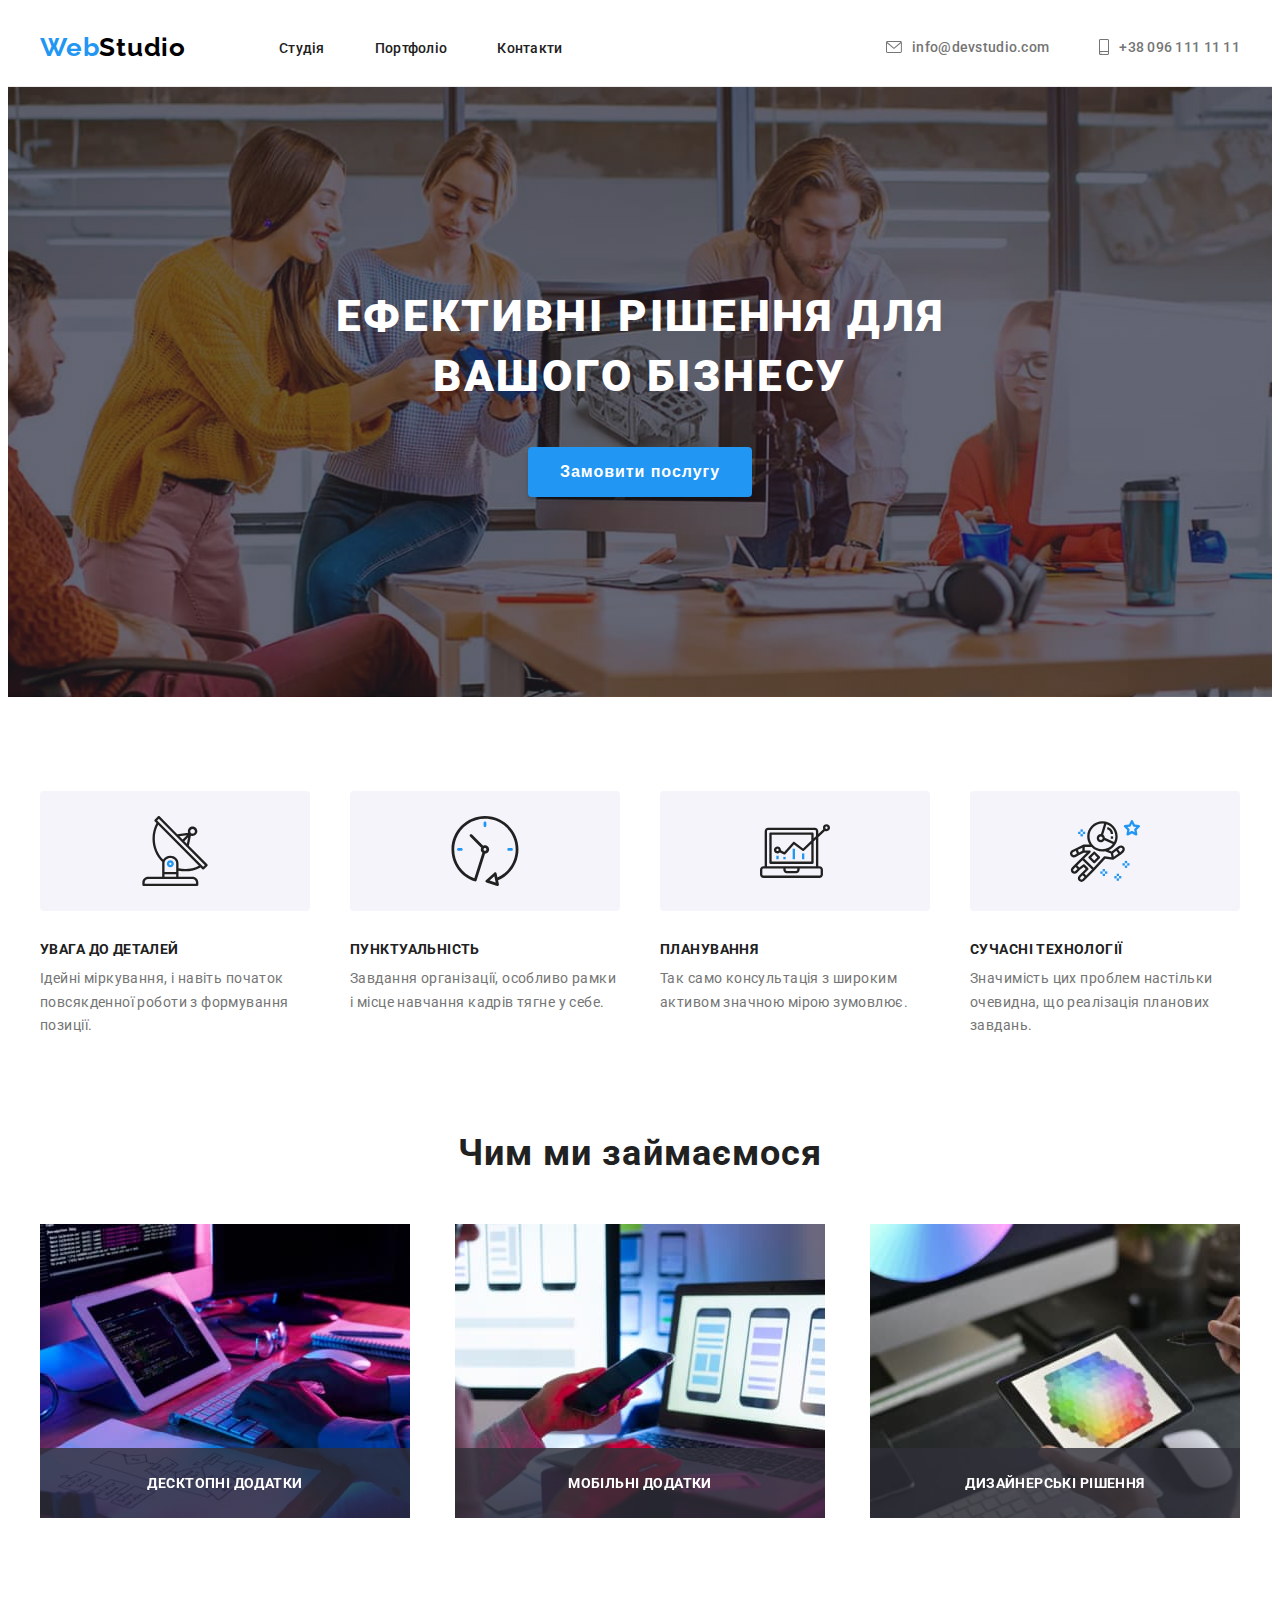
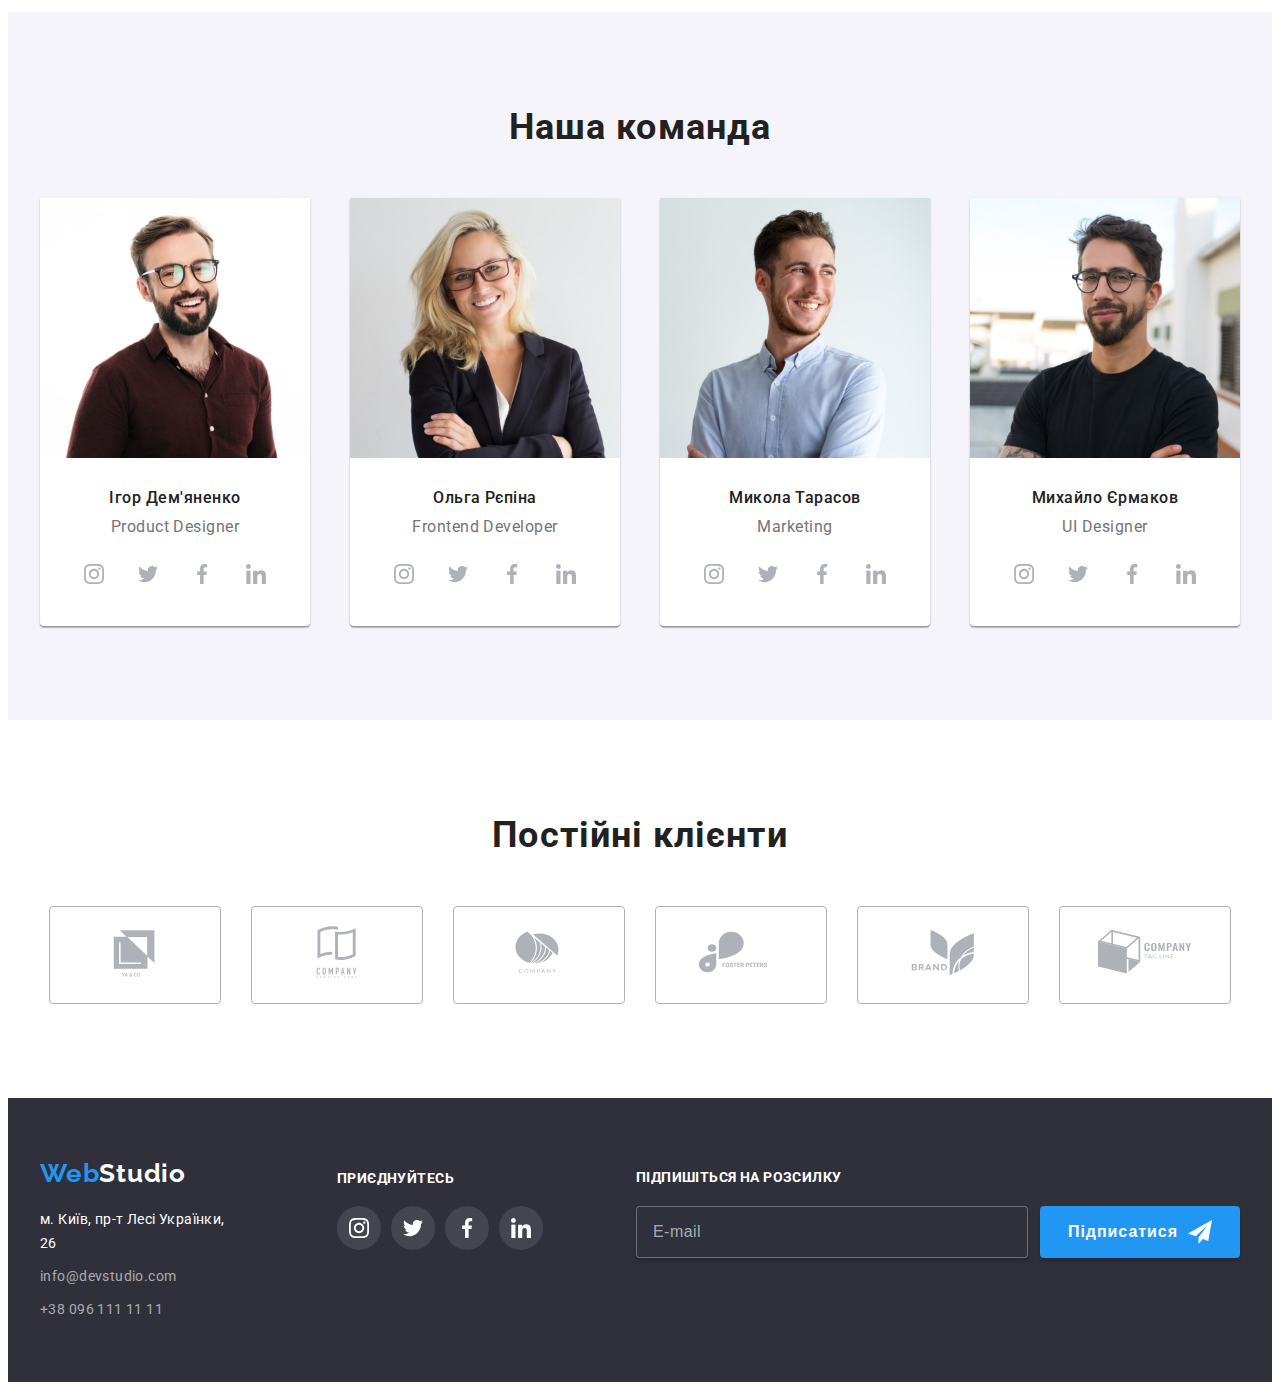
<file: index.html>
<!DOCTYPE html>
<html lang="en">
  <head>
    <meta charset="UTF-8" />
    <meta http-equiv="X-UA-Compatible" content="IE=edge" />
    <meta name="viewport" content="width=device-width, initial-scale=1.0" />
    <title>WebStudio</title>
    <link rel="preconnect" href="https://fonts.googleapis.com" />
    <link rel="preconnect" href="https://fonts.gstatic.com" crossorigin />
    <link
      href="https://fonts.googleapis.com/css2?family=Raleway:wght@700&family=Roboto:wght@400;500;700;900&display=swap"
      rel="stylesheet"
    />
    <link
      rel="stylesheet"
      href="https://cdnjs.cloudflare.com/ajax/libs/modern-normalize/2.0.0/modern-normalize.min.css"
      integrity="sha512-4xo8blKMVCiXpTaLzQSLSw3KFOVPWhm/TRtuPVc4WG6kUgjH6J03IBuG7JZPkcWMxJ5huwaBpOpnwYElP/m6wg=="
      crossorigin="anonymous"
      referrerpolicy="no-referrer"
    />
    <link rel="stylesheet" href="./css/reset.css" />
    <link rel="stylesheet" href="./css/styles.css" />
  </head>
  <body>
    <!-- Шапка сайту -->
    <header class="header" id="header">
      <div class="container container-header">
        <!-- Лого -->
        <a class="header-logo" href="./index.html"
          >Web<span class="header-logo-accent">Studio</span></a
        >
        <!-- Головна навігація сайту -->
        <nav class="header-nav">
          <ul class="header-nav-list">
            <li class="header-nav-item">
              <a class="header-nav-link" href="./index.html">Студія</a>
            </li>
            <li class="header-nav-item">
              <a class="header-nav-link" href="./portfolio.html">Портфоліо</a>
            </li>
            <li class="header-nav-item">
              <a class="header-nav-link" href="#contacts">Контакти</a>
            </li>
          </ul>
        </nav>
        <!-- Контакти -->
        <ul class="header-contacts-list">
          <li class="header-contacts-item">
            <a
              class="header-contacts-link"
              href="mailto:info@devstudio.com"
              target="_blank"
            >
              <svg class="header-contacts-icon" width="16" height="12">
                <use href="./img/icons.svg#letter"></use>
              </svg>
              info@devstudio.com</a
            >
          </li>
          <li class="header-contacts-item">
            <a
              class="header-contacts-link"
              href="tel:+380961111111"
              target="_blank"
            >
              <svg class="header-contacts-icon" width="10" height="16">
                <use href="./img/icons.svg#smartphone"></use>
              </svg>
              +38 096 111 11 11</a
            >
          </li>
        </ul>
      </div>
    </header>
    <!-- Головна сторінка -->
    <main>
      <!-- Головна частина сайту -->
      <section class="hero">
        <div class="container container-hero">
          <h1 class="hero-title">Ефективні рішення для вашого бізнесу</h1>
          <button class="hero-button" type="button" data-modal-open>
            Замовити послугу
          </button>
        </div>
      </section>
      <!-- Переваги -->
      <section class="advantages">
        <div class="container">
          <ul class="advantages-list">
            <li class="advantages-item">
              <div class="advanteges-icon-bg">
                <svg class="advantages-icon" width="70" height="70">
                  <use href="./img/icons.svg#antenna"></use>
                </svg>
              </div>
              <h3 class="advantages-subtitle">УВАГА ДО ДЕТАЛЕЙ</h3>
              <p class="advantages-desc">
                Ідейні міркування, і навіть початок повсякденної роботи з
                формування позиції.
              </p>
            </li>
            <li class="advantages-item">
              <div class="advanteges-icon-bg">
                <svg class="advantages-icon" width="70" height="70">
                  <use href="./img/icons.svg#clock"></use>
                </svg>
              </div>
              <h3 class="advantages-subtitle">ПУНКТУАЛЬНІСТЬ</h3>
              <p class="advantages-desc">
                Завдання організації, особливо рамки і місце навчання кадрів
                тягне у себе.
              </p>
            </li>
            <li class="advantages-item">
              <div class="advanteges-icon-bg">
                <svg class="advantages-icon" width="70" height="70">
                  <use href="./img/icons.svg#diagram"></use>
                </svg>
              </div>
              <h3 class="advantages-subtitle">ПЛАНУВАННЯ</h3>
              <p class="advantages-desc">
                Так само консультація з широким активом значною мірою зумовлює.
              </p>
            </li>
            <li class="advantages-item">
              <div class="advanteges-icon-bg">
                <svg class="advantages-icon" width="70" height="70">
                  <use href="./img/icons.svg#astronaut"></use>
                </svg>
              </div>
              <h3 class="advantages-subtitle">СУЧАСНІ ТЕХНОЛОГІЇ</h3>
              <p class="advantages-desc">
                Значимість цих проблем настільки очевидна, що реалізація
                планових завдань.
              </p>
            </li>
          </ul>
        </div>
      </section>
      <!-- Секція: Чим ми займаємося -->
      <section class="doing">
        <div class="container">
          <h2 class="doing-title">Чим ми займаємося</h2>
          <ul class="doing-list">
            <li class="doing-item">
              <img
                class="doing-photo"
                src="./img/doing/photo-1.jpg"
                alt="Чоловік пише код"
              />
              <div class="doing-text-container">
                <h3 class="doing-subtitle">Десктопні додатки</h3>
              </div>
            </li>
            <li class="doing-item">
              <img
                class="doing-photo"
                src="./img/doing/photo-2.jpg"
                alt="Жінка вибирає дизайн"
              />
              <div class="doing-text-container">
                <h3 class="doing-subtitle">Мобільні додатки</h3>
              </div>
            </li>
            <li class="doing-item">
              <img
                class="doing-photo"
                src="./img/doing/photo-3.jpg"
                alt="Жінка вибирає колір"
              />
              <div class="doing-text-container">
                <h3 class="doing-subtitle">Дизайнерські рішення</h3>
              </div>
            </li>
          </ul>
        </div>
      </section>
      <!-- Секція: Наша команда -->
      <section class="team">
        <div class="container">
          <h2 class="team-title">Наша команда</h2>
          <ul class="team-list">
            <!-- Перша людина -->
            <li class="team-item">
              <img
                class="team-photo"
                width="270"
                src="./img/team/person-1.jpg"
                alt="Чоловік з бородою з каштановим волоссям в окулярах в бордовій сорочці"
              />
              <h3 class="team-subtitle">Ігор Дем'яненко</h3>
              <p class="team-desc">Product Designer</p>
              <ul class="team-icons-list">
                <li class="team-icon-item">
                  <a
                    href="https://www.instagram.com/"
                    target="_blank"
                    class="team-icon-link"
                  >
                    <svg class="team-icon" width="20" height="20">
                      <use href="./img/icons.svg#instagram"></use>
                    </svg>
                  </a>
                </li>
                <li class="team-icon-item">
                  <a
                    href="https://twitter.com/?lang=uk"
                    target="_blank"
                    class="team-icon-link"
                  >
                    <svg class="team-icon" width="20" height="20">
                      <use href="./img/icons.svg#twitter"></use>
                    </svg>
                  </a>
                </li>
                <li class="team-icon-item">
                  <a
                    href="https://www.facebook.com/?locale=uk_UA"
                    target="_blank"
                    class="team-icon-link"
                  >
                    <svg class="team-icon" width="20" height="20">
                      <use href="./img/icons.svg#facebook"></use>
                    </svg>
                  </a>
                </li>
                <li class="team-icon-item">
                  <a
                    href="https://ua.linkedin.com/"
                    target="_blank"
                    class="team-icon-link"
                  >
                    <svg class="team-icon" width="20" height="20">
                      <use href="./img/icons.svg#linkedin"></use>
                    </svg>
                  </a>
                </li>
              </ul>
            </li>
            <!-- Друга людина -->
            <li class="team-item">
              <img
                class="team-photo"
                width="270"
                src="./img/team/person-2.jpg"
                alt="Жінка з окулярами в чорному піджаку та світлим волоссям"
              />
              <h3 class="team-subtitle">Ольга Рєпіна</h3>
              <p class="team-desc">Frontend Developer</p>
              <ul class="team-icons-list">
                <li class="team-icon-item">
                  <a
                    href="https://www.instagram.com/"
                    target="_blank"
                    class="team-icon-link"
                  >
                    <svg class="team-icon" width="20" height="20">
                      <use href="./img/icons.svg#instagram"></use>
                    </svg>
                  </a>
                </li>
                <li class="team-icon-item">
                  <a
                    href="https://twitter.com/?lang=uk"
                    target="_blank"
                    class="team-icon-link"
                  >
                    <svg class="team-icon" width="20" height="20">
                      <use href="./img/icons.svg#twitter"></use>
                    </svg>
                  </a>
                </li>
                <li class="team-icon-item">
                  <a
                    href="https://www.facebook.com/?locale=uk_UA"
                    target="_blank"
                    class="team-icon-link"
                  >
                    <svg class="team-icon" width="20" height="20">
                      <use href="./img/icons.svg#facebook"></use>
                    </svg>
                  </a>
                </li>
                <li class="team-icon-item">
                  <a
                    href="https://ua.linkedin.com/"
                    target="_blank"
                    class="team-icon-link"
                  >
                    <svg class="team-icon" width="20" height="20">
                      <use href="./img/icons.svg#linkedin"></use>
                    </svg>
                  </a>
                </li>
              </ul>
            </li>
            <!-- Третя людина -->
            <li class="team-item">
              <img
                class="team-photo"
                width="270"
                src="./img/team/person-3.jpg"
                alt="Чоловік з бородою з каштановим волоссям в блакитній сорочці"
              />
              <h3 class="team-subtitle">Микола Тарасов</h3>
              <p class="team-desc">Marketing</p>
              <ul class="team-icons-list">
                <li class="team-icon-item">
                  <a
                    href="https://www.instagram.com/"
                    target="_blank"
                    class="team-icon-link"
                  >
                    <svg class="team-icon" width="20" height="20">
                      <use href="./img/icons.svg#instagram"></use>
                    </svg>
                  </a>
                </li>
                <li class="team-icon-item">
                  <a
                    href="https://twitter.com/?lang=uk"
                    target="_blank"
                    class="team-icon-link"
                  >
                    <svg class="team-icon" width="20" height="20">
                      <use href="./img/icons.svg#twitter"></use>
                    </svg>
                  </a>
                </li>
                <li class="team-icon-item">
                  <a
                    href="https://www.facebook.com/?locale=uk_UA"
                    target="_blank"
                    class="team-icon-link"
                  >
                    <svg class="team-icon" width="20" height="20">
                      <use href="./img/icons.svg#facebook"></use>
                    </svg>
                  </a>
                </li>
                <li class="team-icon-item">
                  <a
                    href="https://ua.linkedin.com/"
                    target="_blank"
                    class="team-icon-link"
                  >
                    <svg class="team-icon" width="20" height="20">
                      <use href="./img/icons.svg#linkedin"></use>
                    </svg>
                  </a>
                </li>
              </ul>
            </li>
            <!-- Четверта людина -->
            <li class="team-item">
              <img
                class="team-photo"
                width="270"
                src="./img/team/person-4.jpg"
                alt="Чоловік в окулярах з темними бородою та волоссям в чорний футболці"
              />
              <h3 class="team-subtitle">Михайло Єрмаков</h3>
              <p class="team-desc">UI Designer</p>
              <ul class="team-icons-list">
                <li class="team-icon-item">
                  <a
                    href="https://www.instagram.com/"
                    target="_blank"
                    class="team-icon-link"
                  >
                    <svg class="team-icon" width="20" height="20">
                      <use href="./img/icons.svg#instagram"></use>
                    </svg>
                  </a>
                </li>
                <li class="team-icon-item">
                  <a
                    href="https://twitter.com/?lang=uk"
                    target="_blank"
                    class="team-icon-link"
                  >
                    <svg class="team-icon" width="20" height="20">
                      <use href="./img/icons.svg#twitter"></use>
                    </svg>
                  </a>
                </li>
                <li class="team-icon-item">
                  <a
                    href="https://www.facebook.com/?locale=uk_UA"
                    target="_blank"
                    class="team-icon-link"
                  >
                    <svg class="team-icon" width="20" height="20">
                      <use href="./img/icons.svg#facebook"></use>
                    </svg>
                  </a>
                </li>
                <li class="team-icon-item">
                  <a
                    href="https://ua.linkedin.com/"
                    target="_blank"
                    class="team-icon-link"
                  >
                    <svg class="team-icon" width="20" height="20">
                      <use href="./img/icons.svg#linkedin"></use>
                    </svg>
                  </a>
                </li>
              </ul>
            </li>
          </ul>
        </div>
      </section>
      <!-- Секція: Клієнти -->
      <section class="clients">
        <div class="container">
          <h2 class="clients-title">Постійні клієнти</h2>
          <ul class="clients-list">
            <li class="client-item">
              <a href="#" target="_blank" class="client-link">
                <svg class="client-icon" width="106" height="60">
                  <use href="./img/icons.svg#logo-YACO-1"></use>
                </svg>
              </a>
            </li>
            <li class="client-item">
              <a href="#" target="_blank" class="client-link">
                <svg class="client-icon" width="106" height="60">
                  <use href="./img/icons.svg#logo-tagline-here-2"></use>
                </svg>
              </a>
            </li>
            <li class="client-item">
              <a href="#" target="_blank" class="client-link">
                <svg class="client-icon" width="106" height="60">
                  <use href="./img/icons.svg#logo-company-3"></use>
                </svg>
              </a>
            </li>
            <li class="client-item">
              <a href="#" target="_blank" class="client-link">
                <svg class="client-icon" width="106" height="60">
                  <use href="./img/icons.svg#logo-foster-peters-4"></use>
                </svg>
              </a>
            </li>
            <li class="client-item">
              <a href="#" target="_blank" class="client-link">
                <svg class="client-icon" width="106" height="60">
                  <use href="./img/icons.svg#logo-brand-5"></use>
                </svg>
              </a>
            </li>
            <li class="client-item">
              <a href="#" target="_blank" class="client-link">
                <svg class="client-icon" width="106" height="60">
                  <use href="./img/icons.svg#logo-tag-line-6"></use>
                </svg>
              </a>
            </li>
          </ul>
        </div>
      </section>
    </main>
    <!-- Підвал сайту -->
    <footer class="footer" id="contacts">
      <div class="container">
        <div class="footer-container">
          <div class="address-container">
            <a class="footer-logo" href="#header"
              >Web<span class="footer-logo-accent">Studio</span></a
            >
            <!-- Адрес -->
            <address class="footer-address">
              <a
                class="footer-map"
                target="_blank"
                href="https://www.google.com/maps/place/Lesi+Ukrainky+Blvd,+26,+Kyiv,+Ukraine,+02000/@50.4265807,30.5383858,17z/data=!3m1!4b1!4m6!3m5!1s0x40d4cf0e033ecbe9:0x57a4dffefec77da0!8m2!3d50.4265807!4d30.5383858!16s%2Fg%2F1tctq5jv?entry=ttu"
                >м. Київ, пр-т Лесі Українки, 26</a
              >
              <!-- Контакти -->
              <ul class="footer-list">
                <li class="footer-item">
                  <a
                    class="footer-link"
                    href="mailto:info@devstudio.com"
                    target="_blank"
                    >info@devstudio.com</a
                  >
                </li>
                <li class="footer-item">
                  <a
                    class="footer-link"
                    href="tel:+380961111111"
                    target="_blank"
                    >+38 096 111 11 11</a
                  >
                </li>
              </ul>
            </address>
          </div>
          <div class="footer-icons-container">
            <h2 class="footer-title">приєднуйтесь</h2>
            <ul class="footer-icons-list">
              <li class="footer-icon-item">
                <a
                  href="https://www.instagram.com/"
                  target="_blank"
                  class="footer-icon-link"
                >
                  <svg class="footer-icon" width="20" height="20">
                    <use href="./img/icons.svg#instagram"></use>
                  </svg>
                </a>
              </li>
              <li class="footer-icon-item">
                <a
                  href="https://twitter.com/?lang=uk"
                  target="_blank"
                  class="footer-icon-link"
                >
                  <svg class="footer-icon" width="20" height="20">
                    <use href="./img/icons.svg#twitter"></use>
                  </svg>
                </a>
              </li>
              <li class="footer-icon-item">
                <a
                  href="https://www.facebook.com/?locale=uk_UA"
                  target="_blank"
                  class="footer-icon-link"
                >
                  <svg class="footer-icon" width="20" height="20">
                    <use href="./img/icons.svg#facebook"></use>
                  </svg>
                </a>
              </li>
              <li class="footer-icon-item">
                <a
                  href="https://ua.linkedin.com/"
                  target="_blank"
                  class="footer-icon-link"
                >
                  <svg class="footer-icon" width="20" height="20">
                    <use href="./img/icons.svg#linkedin"></use>
                  </svg>
                </a>
              </li>
            </ul>
          </div>
          <form action="" class="footer-form">
            <h2 class="footer-form-title">Підпишіться на розсилку</h2>
            <div class="footer-form-container">
              <input
                type="email"
                class="footer-form-input"
                placeholder="E-mail"
                required
              />
              <button class="footer-form-btn" type="submit">
                Підписатися
                <svg class="footer-form-svg" width="24" height="24">
                  <use href="./img/icons.svg#send"></use>
                </svg>
              </button>
            </div>
          </form>
        </div>
      </div>
    </footer>
    <div class="backdrop is-hidden" data-modal>
      <div class="modal">
        <form action="" class="form">
          <button class="modal-close-btn" type="button" data-modal-close>
            <svg class="modal-close-icon" width="18" height="18">
              <use href="./img/icons.svg#close-cross"></use>
            </svg>
          </button>
          <h2 class="modal-title">Залиште свої дані, ми вам передзвонимо</h2>
          <ul class="modal-list">
            <li class="modal-item">
              <label for="name" class="modal-name"
                >Ім'я
                <input id="name" type="text" class="modal-input" required />
                <svg class="modal-svg" width="18" height="18">
                  <use href="./img/icons.svg#person-blank"></use>
                </svg>
              </label>
            </li>
            <li class="modal-item">
              <label for="phone" class="modal-name"
                >Телефон
                <input id="phone" type="tel" class="modal-input" required />
                <svg class="modal-svg" width="18" height="18">
                  <use href="./img/icons.svg#phone-blank"></use>
                </svg>
              </label>
            </li>
            <li class="modal-item">
              <label for="email" class="modal-name"
                >Пошта
                <input id="email" type="email" class="modal-input" required />
                <svg class="modal-svg" width="18" height="18">
                  <use href="./img/icons.svg#email-blank"></use>
                </svg>
              </label>
            </li>
            <li class="modal-item">
              <label for="coment" class="modal-name"
                >Коментар
                <textarea
                  id="coment"
                  cols="30"
                  rows="10"
                  class="modal-coment"
                  placeholder="Введіть текст"
                ></textarea>
              </label>
            </li>
          </ul>
          <label class="modal-label">
            <input type="checkbox" class="modal-checkbox" required />
            <div class="modal-fake">
              <svg class="modal-fake-svg" width="11" height="8">
                <use href="./img/icons.svg#tick"></use>
              </svg>
            </div>
            <p class="modal-text">
              Погоджуюся з розсилкою та приймаю
              <a href="" class="modal-link">Умови договору</a>
            </p>
          </label>
          <button class="mobal-btn" type="submit">Відправити</button>
        </form>
      </div>
    </div>
    <script src="./js/modal.js"></script>
  </body>
</html>
</file>
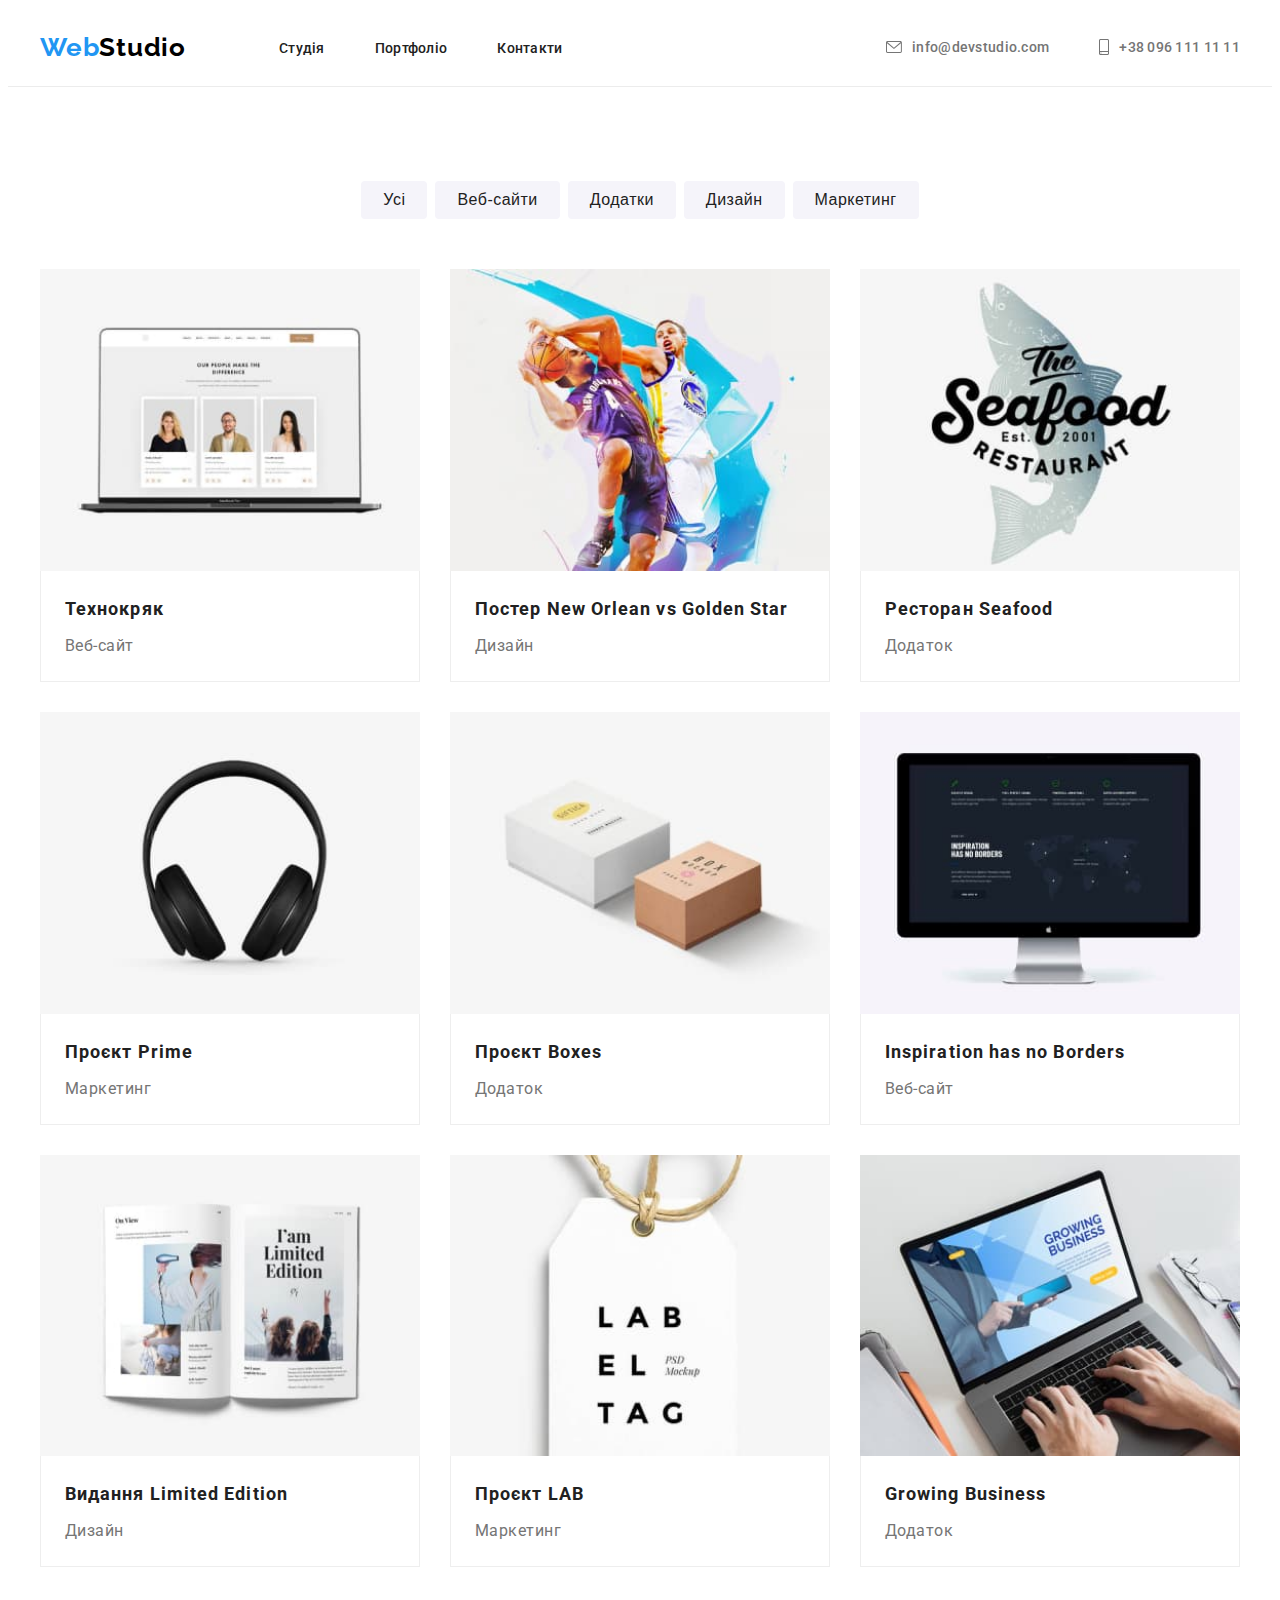
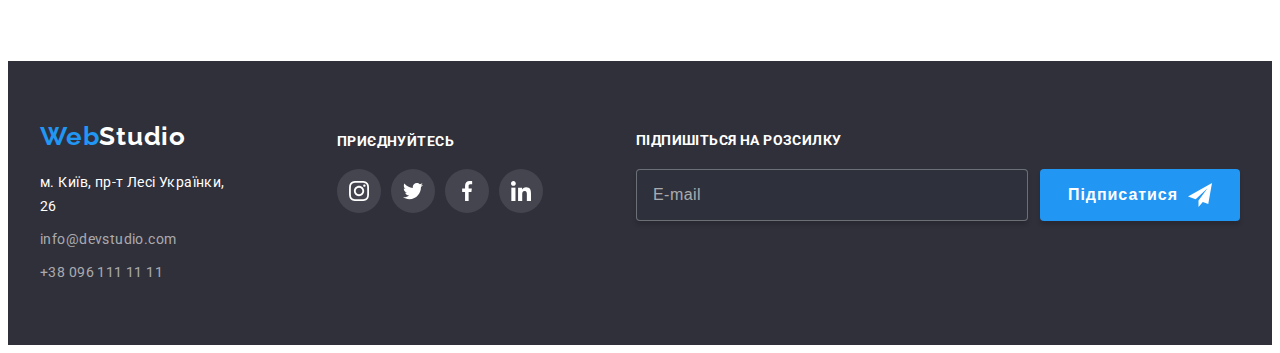
<file: portfolio.html>
<!DOCTYPE html>
<html lang="en">
  <head>
    <meta charset="UTF-8" />
    <meta name="viewport" content="width=device-width, initial-scale=1.0" />
    <title>WebStudio</title>
    <link rel="preconnect" href="https://fonts.googleapis.com" />
    <link rel="preconnect" href="https://fonts.gstatic.com" crossorigin />
    <link
      href="https://fonts.googleapis.com/css2?family=Raleway:wght@700&family=Roboto:wght@400;500;700;900&display=swap"
      rel="stylesheet"
    />
    <link
      rel="stylesheet"
      href="https://cdnjs.cloudflare.com/ajax/libs/modern-normalize/2.0.0/modern-normalize.min.css"
      integrity="sha512-4xo8blKMVCiXpTaLzQSLSw3KFOVPWhm/TRtuPVc4WG6kUgjH6J03IBuG7JZPkcWMxJ5huwaBpOpnwYElP/m6wg=="
      crossorigin="anonymous"
      referrerpolicy="no-referrer"
    />
    <link rel="stylesheet" href="./css/reset.css" />
    <link rel="stylesheet" href="./css/portfolio.css" />
  </head>
  <body>
    <header class="header" id="header">
      <div class="container container-header">
        <!-- Лого -->
        <a class="header-logo" href="./index.html"
          >Web<span class="header-logo-accent">Studio</span></a
        >
        <!-- Головна навігація сайту -->
        <nav class="header-nav">
          <ul class="header-nav-list">
            <li class="header-nav-item">
              <a class="header-nav-link" href="./index.html">Студія</a>
            </li>
            <li class="header-nav-item">
              <a class="header-nav-link" href="./portfolio.html">Портфоліо</a>
            </li>
            <li class="header-nav-item">
              <a class="header-nav-link" href="#contacts">Контакти</a>
            </li>
          </ul>
        </nav>
        <!-- Контакти -->
        <ul class="header-contacts-list">
          <li class="header-contacts-item">
            <a
              class="header-contacts-link"
              href="mailto:info@devstudio.com"
              target="_blank"
            >
              <svg class="header-contacts-icon" width="16" height="12">
                <use href="./img/icons.svg#letter"></use>
              </svg>
              info@devstudio.com</a
            >
          </li>
          <li class="header-contacts-item">
            <a
              class="header-contacts-link"
              href="tel:+380961111111"
              target="_blank"
            >
              <svg class="header-contacts-icon" width="10" height="16">
                <use href="./img/icons.svg#smartphone"></use>
              </svg>
              +38 096 111 11 11</a
            >
          </li>
        </ul>
      </div>
    </header>
    <!-- Головна сторінка сайту -->
    <main>
      <section class="portfolio">
        <div class="container">
          <!-- Кнопки -->
          <ul class="portfolio-btn-list">
            <li class="portfolio-btn-item">
              <button class="portfolio-btn" type="button">Усі</button>
            </li>
            <li class="portfolio-btn-item">
              <button class="portfolio-btn" type="button">Веб-сайти</button>
            </li>
            <li class="portfolio-btn-item">
              <button class="portfolio-btn" type="button">Додатки</button>
            </li>
            <li class="portfolio-btn-item">
              <button class="portfolio-btn" type="button">Дизайн</button>
            </li>
            <li class="portfolio-btn-item">
              <button class="portfolio-btn" type="button">Маркетинг</button>
            </li>
          </ul>
          <!-- Статті -->
          <ul class="portfolio-article-list">
            <!-- Перша стаття -->
            <li class="portfolio-article-item">
              <a href="#" class="portfolio-article-link">
                <article class="portfolio-article">
                  <img
                    class="portfolio-article-photo"
                    src="./img/products/product-1.jpg"
                    alt="сайт Технокряк"
                  />
                  <div class="container-article">
                    <h2 class="portfolio-article-title">Технокряк</h2>
                    <p class="portfolio-article-desc">Веб-сайт</p>
                  </div>
                </article>
              </a>
            </li>
            <!-- Друга стаття -->
            <li class="portfolio-article-item">
              <a href="#" class="portfolio-article-link">
                <article class="portfolio-article">
                  <img
                    class="portfolio-article-photo"
                    src="./img/products/product-2.jpg"
                    alt="Постер New Orlean vs Golden Star"
                  />
                  <div class="container-article">
                    <h2 class="portfolio-article-title">
                      Постер New Orlean vs Golden Star
                    </h2>
                    <p class="portfolio-article-desc">Дизайн</p>
                  </div>
                </article>
              </a>
            </li>
            <!-- Третя стаття -->
            <li class="portfolio-article-item">
              <a href="#" class="portfolio-article-link">
                <article class="portfolio-article">
                  <img
                    class="portfolio-article-photo"
                    src="./img/products/product-3.jpg"
                    alt="Ресторан Seafood"
                  />
                  <div class="container-article">
                    <h2 class="portfolio-article-title">Ресторан Seafood</h2>
                    <p class="portfolio-article-desc">Додаток</p>
                  </div>
                </article>
              </a>
            </li>
            <!-- Четверта стаття -->
            <li class="portfolio-article-item">
              <a href="#" class="portfolio-article-link">
                <article class="portfolio-article">
                  <img
                    class="portfolio-article-photo"
                    src="./img/products/product-4.jpg"
                    alt="Навушники"
                  />
                  <div class="container-article">
                    <h2 class="portfolio-article-title">Проєкт Prime</h2>
                    <p class="portfolio-article-desc">Маркетинг</p>
                  </div>
                </article>
              </a>
            </li>
            <!-- П'ята стаття -->
            <li class="portfolio-article-item">
              <a href="#" class="portfolio-article-link">
                <article class="portfolio-article">
                  <img
                    class="portfolio-article-photo"
                    src="./img/products/product-5.jpg"
                    alt="дві коробки"
                  />
                  <div class="container-article">
                    <h2 class="portfolio-article-title">Проєкт Boxes</h2>
                    <p class="portfolio-article-desc">Додаток</p>
                  </div>
                </article>
              </a>
            </li>
            <!-- Шоста стаття -->
            <li class="portfolio-article-item">
              <a href="#" class="portfolio-article-link">
                <article class="portfolio-article">
                  <img
                    class="portfolio-article-photo"
                    src="./img/products/product-6.jpg"
                    alt="сайт Inspiration has no Borders"
                  />
                  <div class="container-article">
                    <h2 class="portfolio-article-title">
                      Inspiration has no Borders
                    </h2>
                    <p class="portfolio-article-desc">Веб-сайт</p>
                  </div>
                </article>
              </a>
            </li>
            <!-- Сьома стаття -->
            <li class="portfolio-article-item">
              <a href="#" class="portfolio-article-link">
                <article class="portfolio-article">
                  <img
                    class="portfolio-article-photo"
                    src="./img/products/product-7.jpg"
                    alt="Видання Limited Edition"
                  />
                  <div class="container-article">
                    <h2 class="portfolio-article-title">
                      Видання Limited Edition
                    </h2>
                    <p class="portfolio-article-desc">Дизайн</p>
                  </div>
                </article>
              </a>
            </li>
            <!-- Восьма стаття -->
            <li class="portfolio-article-item">
              <a href="#" class="portfolio-article-link">
                <article class="portfolio-article">
                  <img
                    class="portfolio-article-photo"
                    src="./img/products/product-8.jpg"
                    alt="Проєкт LAB"
                  />
                  <div class="container-article">
                    <h2 class="portfolio-article-title">Проєкт LAB</h2>
                    <p class="portfolio-article-desc">Маркетинг</p>
                  </div>
                </article>
              </a>
            </li>
            <!-- Дев'ята стаття -->
            <li class="portfolio-article-item">
              <a href="#" class="portfolio-article-link">
                <article class="portfolio-article">
                  <img
                    class="portfolio-article-photo"
                    src="./img/products/product-9.jpg"
                    alt="додаток Growing Business"
                  />
                  <div class="container-article">
                    <h2 class="portfolio-article-title">Growing Business</h2>
                    <p class="portfolio-article-desc">Додаток</p>
                  </div>
                </article>
              </a>
            </li>
          </ul>
        </div>
      </section>
    </main>
    <!-- Підвал сайту -->
    <footer class="footer" id="contacts">
      <div class="container">
        <div class="footer-container">
          <div class="address-container">
            <a class="footer-logo" href="#header"
              >Web<span class="footer-logo-accent">Studio</span></a
            >
            <!-- Адрес -->
            <address class="footer-address">
              <a
                class="footer-map"
                target="_blank"
                href="https://www.google.com/maps/place/Lesi+Ukrainky+Blvd,+26,+Kyiv,+Ukraine,+02000/@50.4265807,30.5383858,17z/data=!3m1!4b1!4m6!3m5!1s0x40d4cf0e033ecbe9:0x57a4dffefec77da0!8m2!3d50.4265807!4d30.5383858!16s%2Fg%2F1tctq5jv?entry=ttu"
                >м. Київ, пр-т Лесі Українки, 26</a
              >
              <!-- Контакти -->
              <ul class="footer-list">
                <li class="footer-item">
                  <a
                    class="footer-link"
                    href="mailto:info@devstudio.com"
                    target="_blank"
                    >info@devstudio.com</a
                  >
                </li>
                <li class="footer-item">
                  <a
                    class="footer-link"
                    href="tel:+380961111111"
                    target="_blank"
                    >+38 096 111 11 11</a
                  >
                </li>
              </ul>
            </address>
          </div>
          <div class="footer-icons-container">
            <h2 class="footer-title">приєднуйтесь</h2>
            <ul class="footer-icons-list">
              <li class="footer-icon-item">
                <a
                  href="https://www.instagram.com/"
                  target="_blank"
                  class="footer-icon-link"
                >
                  <svg class="footer-icon" width="20" height="20">
                    <use href="./img/icons.svg#instagram"></use>
                  </svg>
                </a>
              </li>
              <li class="footer-icon-item">
                <a
                  href="https://twitter.com/?lang=uk"
                  target="_blank"
                  class="footer-icon-link"
                >
                  <svg class="footer-icon" width="20" height="20">
                    <use href="./img/icons.svg#twitter"></use>
                  </svg>
                </a>
              </li>
              <li class="footer-icon-item">
                <a
                  href="https://www.facebook.com/?locale=uk_UA"
                  target="_blank"
                  class="footer-icon-link"
                >
                  <svg class="footer-icon" width="20" height="20">
                    <use href="./img/icons.svg#facebook"></use>
                  </svg>
                </a>
              </li>
              <li class="footer-icon-item">
                <a
                  href="https://ua.linkedin.com/"
                  target="_blank"
                  class="footer-icon-link"
                >
                  <svg class="footer-icon" width="20" height="20">
                    <use href="./img/icons.svg#linkedin"></use>
                  </svg>
                </a>
              </li>
            </ul>
          </div>
          <form action="" class="footer-form">
            <h2 class="footer-form-title">Підпишіться на розсилку</h2>
            <div class="footer-form-container">
              <input
                type="email"
                class="footer-form-input"
                placeholder="E-mail"
                required
              />
              <button class="footer-form-btn" type="submit">
                Підписатися
                <svg class="footer-form-svg" width="24" height="24">
                  <use href="./img/icons.svg#send"></use>
                </svg>
              </button>
            </div>
          </form>
        </div>
      </div>
    </footer>
  </body>
</html>
</file>
<file: css/styles.css>
:root {
  --title-color: #212121;
  --text-color: #757575;
  --accent-color: #2196f3;
  --background-accent-color: #2f303a;
  --background-color: #fff;
  --background-team-color: #f5f4fa;
  --second-accent-color: #fff;
  --frame-color: #eee;
  --logo-accent-color: #000;
  --background-button-color: #f5f4fa;
  --address-color: rgba(255, 255, 255, 0.6);
  --header-frame-color: #ececec;
  --icon-fill: #afb1b8;
  --footer-icons-bg: rgba(255, 255, 255, 0.1);
  --input-border-color: rgba(33, 33, 33, 0.2);
  --hover: #1b73c3;
}

*::selection {
  background-color: var(--accent-color);
  color: var(--second-accent-color);
}

html {
  scroll-behavior: smooth;
}

body {
  font-family: Roboto;
}

.container {
  max-width: 1200px;
  width: 100%;
  padding: 0 15px;
  margin: 0 auto;
  /* outline: red dashed; */
}

/**
  |============================
  | Шапка сайту
  |============================
*/

.header {
  border-bottom: 1px solid var(--header-frame-color, #ececec);
  padding: 24px 0;
}

.container-header {
  display: flex;
  align-items: center;
}

.header-logo,
.footer-logo {
  color: var(--accent-color, #2196f3);
  font-family: Raleway;
  font-size: 26px;
  font-weight: 700;
  line-height: normal;
  letter-spacing: 0.78px;
}

.header-logo-accent {
  color: var(--logo-accent-color, #000);
}

.header-nav-link {
  color: var(--title-color, #212121);
  font-size: 14px;
  font-weight: 500;
  line-height: normal;
  letter-spacing: 0.28px;
}

.header-nav-list {
  display: flex;
  gap: 50px;
  margin-left: 93px;
}

.header-contacts-list {
  display: flex;
  gap: 50px;
  margin-left: auto;
}

.header-nav-link:hover,
.header-nav-link:focus {
  color: var(--accent-color, #2196f3);
}

.header-contacts-list .header-contacts-link {
  color: var(--text-color, #757575);
  font-size: 14px;
  font-weight: 500;
  line-height: normal;
  letter-spacing: 0.28px;
}

.header-contacts-link {
  display: flex;
  justify-content: center;
  align-items: center;
  gap: 10px;
}

.header-contacts-link:hover,
.header-contacts-link:focus {
  color: var(--accent-color, #2196f3);
}

.header-contacts-link:hover .header-contacts-icon {
  fill: var(--accent-color);
}

.header-contacts-link:focus .header-contacts-icon {
  fill: var(--accent-color);
}

.header-contacts-icon {
  fill: var(--text-color);
}

.header-contacts-icon:hover .header-contacts-link {
  color: var(--accent-color);
}

/**
  |============================
  | Hero
  |============================
*/

.hero {
  background-image: linear-gradient(
      rgba(47, 48, 58, 0.4),
      rgba(47, 48, 58, 0.4)
    ),
    url(../img/hero/hero-background.jpg);
  padding: 200px 0;
  background-position: center;
  background-size: cover;
  background-repeat: no-repeat;
}

.container-hero {
  display: flex;
  align-items: center;
  flex-direction: column;
}

.hero-title {
  color: var(--second-accent-color, #fff);
  text-align: center;
  font-size: 44px;
  font-weight: 900;
  line-height: 1.36;
  letter-spacing: 2.64px;
  text-transform: uppercase;
  max-width: 696px;
  margin-bottom: 40px;
}

.hero-button {
  color: var(--second-accent-color, #fff);
  text-align: center;
  padding: 10px 32px;
  font-size: 16px;
  font-weight: 700;
  line-height: 1.87;
  letter-spacing: 0.96px;
  border-radius: 4px;
  background-color: var(--accent-color, #2196f3);
  box-shadow: 0px 4px 4px 0px rgba(0, 0, 0, 0.15);
}

.hero-button:hover,
.hero-button:focus {
  background-color: var(--hover);
}

/**
  |============================
  | Переваги
  |============================
*/

.advantages {
  padding: 94px 0 47px;
}

.advantages-list {
  display: flex;
  justify-content: space-between;
}

.advantages-item {
  max-width: 270px;
}

/* .advantages-item::before {
  content: "";
  display: block;
  width: 270px;
  height: 120px;
  border-radius: 4px;
  background: var(--background-team-color, #f5f4fa);
  background-image: url(../img/advantages/photo1.png);
  background-size: 70px;
  background-repeat: no-repeat;
  background-position: center;
}

.advantages-item:first-child::before {
  background-image: url(../img/advantages/photo1.png);
}

.advantages-item:nth-child(2)::before {
  background-image: url(../img/advantages/photo2.png);
}

.advantages-item:nth-child(3)::before {
  background-image: url(../img/advantages/photo3.png);
}

.advantages-item:last-child::before {
  background-image: url(../img/advantages/photo4.png);
} */

.advanteges-icon-bg {
  width: 270px;
  height: 120px;
  background-color: var(--background-team-color);
  border-radius: 4px;
  display: flex;
  justify-content: center;
  align-items: center;
}

.advantages-subtitle {
  color: var(--title-color, #212121);
  font-size: 14px;
  font-weight: 700;
  line-height: normal;
  letter-spacing: 0.42px;
  text-transform: uppercase;
  margin-bottom: 10px;
  margin-top: 30px;
}

.advantages-desc {
  color: var(--text-color, #757575);
  font-size: 14px;
  font-weight: 400;
  line-height: 1.71;
  letter-spacing: 0.42px;
}

/**
  |============================
  | Що робимо
  |============================
*/

.doing {
  padding: 47px 0 94px;
}

.doing-title {
  color: var(--title-color, #212121);
  text-align: center;
  font-size: 36px;
  font-weight: 700;
  line-height: normal;
  letter-spacing: 1.08px;
  margin-bottom: 50px;
}

.doing-list {
  display: flex;
  justify-content: space-between;
}

.doing-item {
  position: relative;
}

.doing-text-container {
  background: rgba(47, 48, 58, 0.8);
  display: flex;
  justify-content: center;
  align-items: center;
  height: 70px;
  width: 370px;
  position: absolute;
  bottom: 0;
  left: 0;
  z-index: 2;
}

.doing-subtitle {
  color: var(--second-accent-color);
  font-size: 14px;
  font-weight: 700;
  letter-spacing: 0.42px;
  text-transform: uppercase;
}

/**
  |============================
  | Команда
  |============================
*/

.team {
  background: var(--background-team-color, #f5f4fa);
  padding: 94px 0;
}

.team-list {
  display: flex;
  justify-content: space-between;
}

.team-item {
  border-radius: 0px 0px 4px 4px;
  background: var(--background-color, #fff);
  box-shadow: 0px 2px 1px 0px rgba(0, 0, 0, 0.2),
    0px 1px 1px 0px rgba(0, 0, 0, 0.14), 0px 1px 3px 0px rgba(0, 0, 0, 0.12);
  max-width: 270px;
  padding-bottom: 30px;
}

.team-photo {
  margin-bottom: 30px;
}

.team-title {
  color: var(--title-color, #212121);
  text-align: center;
  font-size: 36px;
  font-weight: 700;
  line-height: normal;
  letter-spacing: 1.08px;
  margin-bottom: 50px;
}

.team-subtitle {
  color: var(--title-color, #212121);
  font-size: 16px;
  font-weight: 500;
  line-height: normal;
  letter-spacing: 0.48px;
  margin-bottom: 10px;
  text-align: center;
}

.team-desc {
  color: var(--text-color, #757575);
  font-size: 16px;
  font-weight: 400;
  line-height: normal;
  letter-spacing: 0.48px;
  text-align: center;
  margin-bottom: 16px;
}

.team-icons-list {
  display: flex;
  justify-content: center;
  align-items: center;
  gap: 10px;
}

.team-icon-link {
  width: 44px;
  height: 44px;
  display: flex;
  justify-content: center;
  align-items: center;
  border-radius: 50%;
}

.team-icon-link:hover,
.team-icon-link:focus {
  background-color: var(--accent-color);
}

.team-icon {
  fill: var(--icon-fill);
}

.team-icon-link:hover .team-icon {
  fill: var(--second-accent-color);
}

.team-icon-link:focus .team-icon {
  fill: var(--second-accent-color);
}

/**
  |============================
  | Постійні клієнти
  |============================
*/

.clients {
  padding: 94px 0;
}

.clients-title {
  color: var(--title-color);
  text-align: center;
  font-size: 36px;
  font-weight: 700;
  letter-spacing: 1.08px;
  margin-bottom: 50px;
}

.clients-list {
  display: flex;
  justify-content: center;
  gap: 30px;
}

.client-link {
  padding: 16px 32px;
  border-radius: 4px;
  border: 1px solid var(--icon-fill);
  display: block;
}

.client-link:hover,
.client-link:focus {
  border: 1px solid var(--accent-color);
}

.client-link:hover .client-icon {
  fill: var(--accent-color);
}

.client-link:focus .client-icon {
  fill: var(--accent-color);
}

.client-icon:hover {
  fill: var(--accent-color);
}

.client-icon {
  fill: var(--icon-fill);
}

/**
  |============================
  | Підвал сайту
  |============================
*/
.footer {
  background-color: var(--background-accent-color, #2f303a);
  padding: 60px 0;
}

.footer-container {
  display: flex;
  gap: 93px;
}

.footer-logo-accent {
  color: var(--second-accent-color, #fff);
}

.footer-map {
  color: var(--second-accent-color, #fff);
  font-size: 14px;
  font-weight: 400;
  line-height: 1.71;
  letter-spacing: 0.42px;
  margin-top: 20px;
  display: block;
  font-style: normal;
}

.footer-link {
  color: var(--address-color, rgba(255, 255, 255, 0.6));
  font-size: 14px;
  font-weight: 400;
  line-height: 1.71;
  letter-spacing: 0.42px;
  margin-top: 9px;
  display: block;
  font-style: normal;
}

.footer-icons-container {
  padding-top: 12px;
}

.footer-title {
  color: var(--second-accent-color);
  font-size: 14px;
  font-weight: 700;
  letter-spacing: 0.42px;
  text-transform: uppercase;
  margin-bottom: 20px;
}

.footer-icons-list {
  display: flex;
  gap: 10px;
}

.footer-icon-link {
  width: 44px;
  height: 44px;
  background-color: var(--footer-icons-bg);
  border-radius: 50%;
  display: flex;
  justify-content: center;
  align-items: center;
}

.footer-icon-link:hover,
.footer-icon-link:focus {
  background-color: var(--accent-color);
}

.footer-icon {
  fill: var(--second-accent-color);
}

.footer-form {
  padding-top: 12px;
}

.footer-form-title {
  color: var(--second-accent-color);
  font-size: 14px;
  font-weight: 700;
  line-height: 1.14;
  letter-spacing: 0.42px;
  text-transform: uppercase;
  margin-bottom: 20px;
}

.footer-form-container {
  display: flex;
  gap: 12px;
}

.footer-form-input {
  border-radius: 4px;
  border: 1px solid rgba(255, 255, 255, 0.3);
  background: rgba(33, 150, 243, 0.01);
  box-shadow: 0px 4px 4px 0px rgba(0, 0, 0, 0.15);
  padding: 15px 16px;
  width: 358px;
  color: var(--second-accent-color);
  font-size: 16px;
  font-weight: 400;
  line-height: 1.25;
  letter-spacing: 0.48px;
}

.footer-form-input:hover,
.footer-form-input:focus {
  border-color: var(--accent-color);
}

.footer-form-input::placeholder {
  color: var(--address-color);
  font-size: 16px;
  font-weight: 400;
  line-height: 1.25;
  letter-spacing: 0.48px;
}

.footer-form-btn {
  color: var(--second-accent-color);
  font-size: 16px;
  font-weight: 700;
  line-height: 1.87;
  letter-spacing: 0.96px;
  padding: 10px 28px;
  background-color: var(--accent-color);
  display: flex;
  gap: 10px;
  align-items: center;
  border-radius: 4px;
  box-shadow: 0px 4px 4px 0px rgba(0, 0, 0, 0.15);
}

.footer-form-btn:hover,
.footer-form-btn:focus {
  background-color: var(--hover);
}

.footer-form-svg {
  fill: var(--second-accent-color);
}

/**
  |============================
  | modal
  |============================
*/

.backdrop {
  width: 100%;
  height: 100%;
  position: fixed;
  top: 0;
  left: 0;
  background: rgba(0, 0, 0, 0.2);
}

.is-hidden {
  opacity: 0;
  pointer-events: none;
}

.no-scroll {
  overflow: hidden;
}

.modal {
  background-color: var(--background-color);
  transform: translate(-50%, -50%);
  position: absolute;
  top: 50%;
  left: 50%;
  padding: 40px;
  border-radius: 4px;
  box-shadow: 0px 2px 1px 0px rgba(0, 0, 0, 0.2),
    0px 1px 1px 0px rgba(0, 0, 0, 0.14), 0px 1px 3px 0px rgba(0, 0, 0, 0.12);
}

.modal-close-btn {
  background-color: transparent;
  border: 1px solid rgba(0, 0, 0, 0.1);
  border-radius: 50%;
  display: block;
  width: 30px;
  height: 30px;
  display: flex;
  justify-content: center;
  align-items: center;
  position: absolute;
  top: 8px;
  right: 8px;
}

.modal-close-btn:hover,
.modal-close-btn:focus {
  border-color: var(--accent-color);
}

.modal-title {
  color: var(--title-color);
  text-align: center;
  font-size: 20px;
  font-weight: 700;
  line-height: 1.15;
  letter-spacing: 0.6px;
  margin-bottom: 12px;
}

.modal-list {
  display: flex;
  flex-direction: column;
  gap: 10px;
  margin-bottom: 20px;
}

.modal-name {
  display: flex;
  flex-direction: column;
  gap: 4px;
}

.modal-name {
  color: var(--text-color);
  font-size: 12px;
  font-weight: 400;
  line-height: 1.17;
  letter-spacing: 0.12px;
  position: relative;
}

.modal-input {
  width: 448px;
  height: 40px;
  border-radius: 4px;
  border: 1px solid var(--input-border-color);
  padding-left: 42px;
  color: var(--text-color);
  font-size: 12px;
  font-weight: 400;
  line-height: 1.17;
  letter-spacing: 0.12px;
}

.modal-input:hover,
.modal-input:focus {
  border-color: var(--accent-color);
}

.modal-svg {
  position: absolute;
  top: 29px;
  left: 12px;
  fill: var(--title-color);
}

.modal-input:hover + .modal-svg {
  fill: var(--accent-color);
}

.modal-input:focus + .modal-svg {
  fill: var(--accent-color);
}

.modal-coment {
  width: 448px;
  height: 120px;
  flex-shrink: 0;
  border-radius: 4px;
  border: 1px solid var(--input-border-color);
  padding: 12px 16px;
  color: var(--text-color);
  font-size: 12px;
  font-weight: 400;
  line-height: 1.17;
  letter-spacing: 0.12px;
  resize: none;
}

.modal-coment:hover {
  border-color: var(--accent-color);
}

.modal-coment::placeholder {
  color: rgba(117, 117, 117, 0.5);
  font-size: 12px;
  font-weight: 400;
  line-height: normal;
  letter-spacing: 0.12px;
}

.modal-label {
  display: flex;
  gap: 8px;
  align-items: center;
  justify-content: center;
}

.modal-checkbox {
  display: none;
}

.modal-fake {
  width: 16px;
  height: 15px;
  border: 2px solid var(--title-color);
  border-radius: 2px;
  position: relative;
}

.modal-fake::before {
  content: "";
  display: block;
  position: relative;
  width: 100%;
  height: 100%;
  background-color: var(--accent-color);
  opacity: 0;
}

.modal-fake-svg {
  position: absolute;
  top: 50%;
  left: 50%;
  transform: translate(-50%, -50%);
  fill: var(--second-accent-color);
}

.modal-checkbox:checked + .modal-fake::before {
  opacity: 1;
}

.modal-checkbox:checked + .modal-fake {
  border-color: var(--accent-color);
}

.modal-text {
  color: var(--text-color);
  font-size: 14px;
  font-weight: 400;
  line-height: 1.71;
  letter-spacing: 0.42px;
}

.modal-link {
  color: var(--accent-color);
  font-size: 14px;
  font-weight: 400;
  line-height: 1.71;
  letter-spacing: 0.42px;
  text-decoration-line: underline;
}

.modal-link:hover,
.modal-link:focus {
  color: var(--hover);
}

.mobal-btn {
  color: #fff;
  font-size: 16px;
  font-weight: 700;
  line-height: 1.87;
  letter-spacing: 0.96px;
  border-radius: 4px;
  background: var(--accent-color);
  box-shadow: 0px 4px 4px 0px rgba(0, 0, 0, 0.15);
  padding: 10px 52px;
  margin: 0 auto;
  display: block;
  margin-top: 40px;
}

.mobal-btn:hover,
.mobal-btn:focus {
  background-color: var(--hover);
}
</file>
<file: css/portfolio.css>
:root {
  --title-color: #212121;
  --text-color: #757575;
  --accent-color: #2196f3;
  --background-accent-color: #2f303a;
  --background-color: #fff;
  --background-team-color: #f5f4fa;
  --second-accent-color: #fff;
  --frame-color: #eee;
  --logo-accent-color: #000;
  --background-button-color: #f5f4fa;
  --address-color: rgba(255, 255, 255, 0.6);
  --header-frame-color: #ececec;
  --icon-fill: #afb1b8;
  --footer-icons-bg: rgba(255, 255, 255, 0.1);
}

*::selection {
  background-color: var(--accent-color);
  color: var(--second-accent-color);
}

html {
  scroll-behavior: smooth;
}

body {
  font-family: Roboto;
}

.container {
  max-width: 1200px;
  width: 100%;
  padding: 0 15px;
  margin: 0 auto;
  /* outline: red dashed; */
}

/* Шапка сайту */

.header {
  border-bottom: 1px solid var(--header-frame-color, #ececec);
  padding: 24px 0;
}

.container-header {
  display: flex;
  align-items: center;
}

.header-logo,
.footer-logo {
  color: var(--accent-color, #2196f3);
  font-family: Raleway;
  font-size: 26px;
  font-weight: 700;
  line-height: normal;
  letter-spacing: 0.78px;
}

.header-logo-accent {
  color: var(--logo-accent-color, #000);
}

.header-nav-link {
  color: var(--title-color, #212121);
  font-size: 14px;
  font-weight: 500;
  line-height: normal;
  letter-spacing: 0.28px;
}

.header-nav-list {
  display: flex;
  gap: 50px;
  margin-left: 93px;
}

.header-contacts-list {
  display: flex;
  gap: 50px;
  margin-left: auto;
}

.header-nav-link:hover,
.header-nav-link:focus {
  color: var(--accent-color, #2196f3);
}

.header-contacts-list .header-contacts-link {
  color: var(--text-color, #757575);
  font-size: 14px;
  font-weight: 500;
  line-height: normal;
  letter-spacing: 0.28px;
}

.header-contacts-link {
  display: flex;
  justify-content: center;
  align-items: center;
  gap: 10px;
}

.header-contacts-link:hover,
.header-contacts-link:focus {
  color: var(--accent-color, #2196f3);
}

.header-contacts-link:hover .header-contacts-icon {
  fill: var(--accent-color);
}

.header-contacts-link:focus .header-contacts-icon {
  fill: var(--accent-color);
}

.header-contacts-icon {
  fill: var(--text-color);
}

.header-contacts-icon:hover .header-contacts-link {
  color: var(--accent-color);
}

/* Hero */

.hero {
  background-image: linear-gradient(
      rgba(47, 48, 58, 0.4),
      rgba(47, 48, 58, 0.4)
    ),
    url(../img/hero/hero-background.jpg);
  padding: 200px 0;
  background-position: center;
  background-size: cover;
  background-repeat: no-repeat;
}

.container-hero {
  display: flex;
  align-items: center;
  flex-direction: column;
}

.hero-title {
  color: var(--second-accent-color, #fff);
  text-align: center;
  font-size: 44px;
  font-weight: 900;
  line-height: 1.36;
  letter-spacing: 2.64px;
  text-transform: uppercase;
  max-width: 696px;
  margin-bottom: 40px;
}

.hero-button {
  color: var(--second-accent-color, #fff);
  text-align: center;
  padding: 10px 32px;
  font-size: 16px;
  font-weight: 700;
  line-height: 1.87;
  letter-spacing: 0.96px;
  border-radius: 4px;
  background-color: var(--accent-color, #2196f3);
  box-shadow: 0px 4px 4px 0px rgba(0, 0, 0, 0.15);
}

/* Portfolio */

.portfolio {
  padding: 94px 0;
}

.portfolio-btn {
  color: var(--title-color, #212121);
  text-align: center;
  font-size: 16px;
  font-weight: 500;
  line-height: 1.62;
  letter-spacing: 0.48px;
  border-radius: 4px;
  background: var(--background-button-color, #f5f4fa);
  padding: 6px 22px;
}

.portfolio-btn-list {
  display: flex;
  justify-content: center;
  gap: 8px;
  margin-bottom: 50px;
}

.portfolio-btn:hover,
.portfolio-btn:focus {
  color: var(--second-accent-color, #fff);
  background: var(--accent-color, #2196f3);
  box-shadow: 0px 2px 2px 0px rgba(0, 0, 0, 0.12),
    0px 1px 2px 0px rgba(0, 0, 0, 0.08), 0px 3px 1px 0px rgba(0, 0, 0, 0.1);
}

.portfolio-article-list {
  display: flex;
  flex-wrap: wrap;
  gap: 30px;
  max-width: 1200px;
  width: 100%;
}

.portfolio-article-item {
  flex-basis: calc((100% - 60px) / 3);
}

.portfolio-article-link:hover,
.portfolio-article-link:focus {
  box-shadow: 1px 4px 6px 0px rgba(0, 0, 0, 0.16),
    0px 4px 4px 0px rgba(0, 0, 0, 0.06), 0px 1px 1px 0px rgba(0, 0, 0, 0.12);
  display: block;
}

.container-article {
  border-bottom: 1px solid var(--frame-color, #eee);
  border-right: 1px solid var(--frame-color, #eee);
  border-left: 1px solid var(--frame-color, #eee);
  padding: 20px 24px;
}

.portfolio-article-photo {
  width: 100%;
}

.portfolio-article-title {
  color: var(--title-color, #212121);
  font-size: 18px;
  font-weight: 700;
  line-height: 2;
  letter-spacing: 1.08px;
  margin-bottom: 4px;
}

.portfolio-article-desc {
  color: var(--text-color, #757575);
  font-size: 16px;
  font-weight: 400;
  line-height: 1.87;
  letter-spacing: 0.48px;
}

.footer {
  background-color: var(--background-accent-color, #2f303a);
  padding: 60px 0;
}

.footer-container {
  display: flex;
  gap: 93px;
}

.footer-logo-accent {
  color: var(--second-accent-color, #fff);
}

.footer-map {
  color: var(--second-accent-color, #fff);
  font-size: 14px;
  font-weight: 400;
  line-height: 1.71;
  letter-spacing: 0.42px;
  margin-top: 20px;
  display: block;
  font-style: normal;
}

.footer-link {
  color: var(--address-color, rgba(255, 255, 255, 0.6));
  font-size: 14px;
  font-weight: 400;
  line-height: 1.71;
  letter-spacing: 0.42px;
  margin-top: 9px;
  display: block;
  font-style: normal;
}

.footer-icons-container {
  padding-top: 12px;
}

.footer-title {
  color: var(--second-accent-color);
  font-size: 14px;
  font-weight: 700;
  letter-spacing: 0.42px;
  text-transform: uppercase;
  margin-bottom: 20px;
}

.footer-icons-list {
  display: flex;
  gap: 10px;
}

.footer-icon-link {
  width: 44px;
  height: 44px;
  background-color: var(--footer-icons-bg);
  border-radius: 50%;
  display: flex;
  justify-content: center;
  align-items: center;
}

.footer-icon-link:hover,
.footer-icon-link:focus {
  background-color: var(--accent-color);
}

.footer-icon {
  fill: var(--second-accent-color);
}

.footer-form {
  padding-top: 12px;
}

.footer-form-title {
  color: var(--second-accent-color);
  font-size: 14px;
  font-weight: 700;
  line-height: 1.14;
  letter-spacing: 0.42px;
  text-transform: uppercase;
  margin-bottom: 20px;
}

.footer-form-container {
  display: flex;
  gap: 12px;
}

.footer-form-input {
  border-radius: 4px;
  border: 1px solid rgba(255, 255, 255, 0.3);
  background: rgba(33, 150, 243, 0.01);
  box-shadow: 0px 4px 4px 0px rgba(0, 0, 0, 0.15);
  padding: 15px 16px;
  width: 358px;
  color: var(--second-accent-color);
  font-size: 16px;
  font-weight: 400;
  line-height: 1.25;
  letter-spacing: 0.48px;
}

.footer-form-input:hover,
.footer-form-input:focus {
  border-color: var(--accent-color);
}

.footer-form-input::placeholder {
  color: var(--address-color);
  font-size: 16px;
  font-weight: 400;
  line-height: 1.25;
  letter-spacing: 0.48px;
}

.footer-form-btn {
  color: var(--second-accent-color);
  font-size: 16px;
  font-weight: 700;
  line-height: 1.87;
  letter-spacing: 0.96px;
  padding: 10px 28px;
  background-color: var(--accent-color);
  display: flex;
  gap: 10px;
  align-items: center;
  border-radius: 4px;
  box-shadow: 0px 4px 4px 0px rgba(0, 0, 0, 0.15);
}

.footer-form-btn:hover,
.footer-form-btn:focus {
  background-color: var(--hover);
}

.footer-form-svg {
  fill: var(--second-accent-color);
}
</file>
